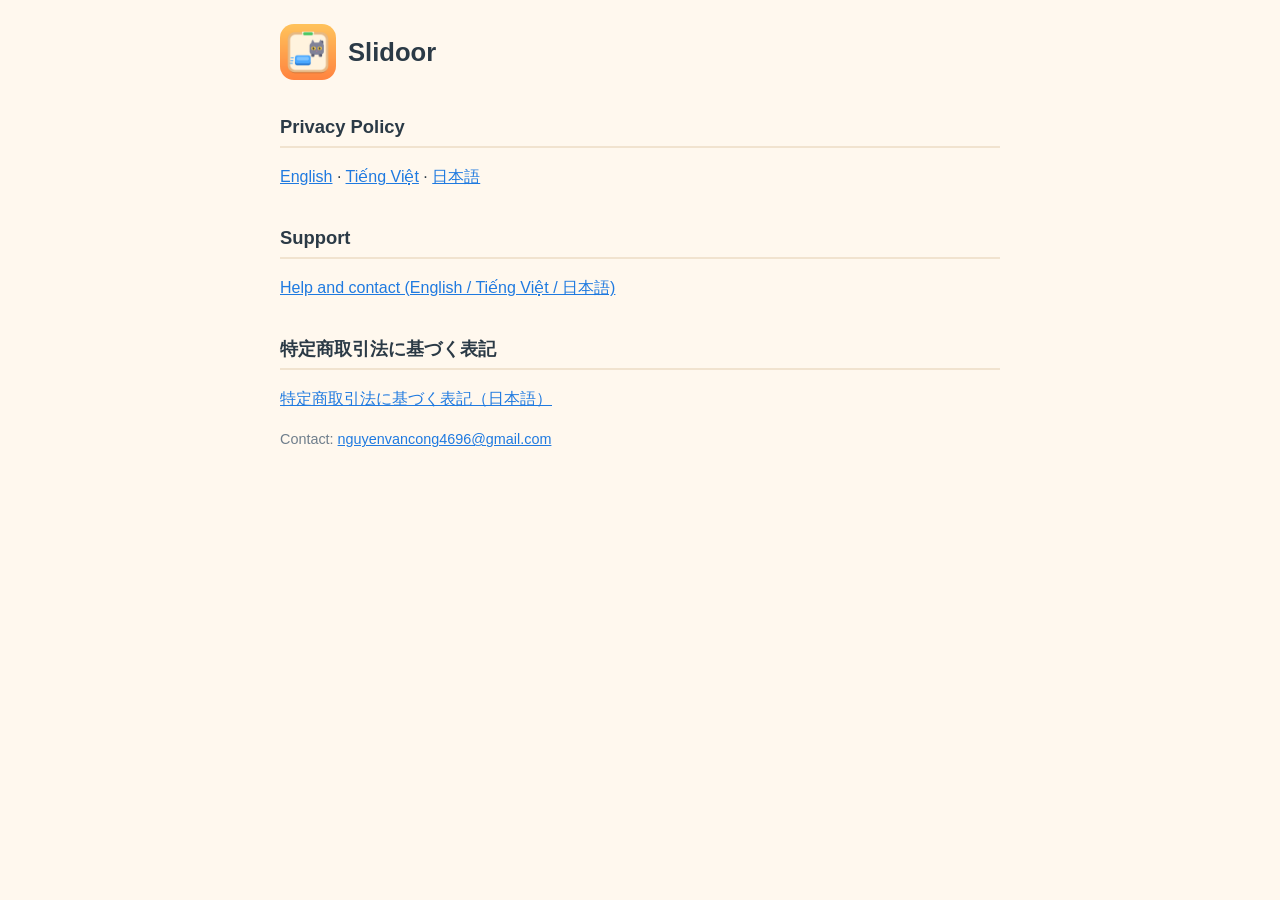
<file: index.html>
<!doctype html>
<html lang="en">
<head><meta charset="utf-8"><meta name="viewport" content="width=device-width, initial-scale=1">
<title>Slidoor - Legal</title><link rel="stylesheet" href="style.css"><script src="config.js"></script></head>
<body><main>
<header><img src="icon.png" alt=""><h1>Slidoor</h1></header>
<h2>Privacy Policy</h2>
<p><a href="privacy-en.html">English</a> · <a href="privacy-vi.html">Tiếng Việt</a> · <a href="privacy-ja.html">日本語</a></p>
<h2>Support</h2>
<p><a href="support.html">Help and contact (English / Tiếng Việt / 日本語)</a></p>
<h2>特定商取引法に基づく表記</h2>
<p><a href="tokushoho.html">特定商取引法に基づく表記（日本語）</a></p>
<p class="muted">Contact: <span data-contact></span></p>
</main></body></html>
</file>
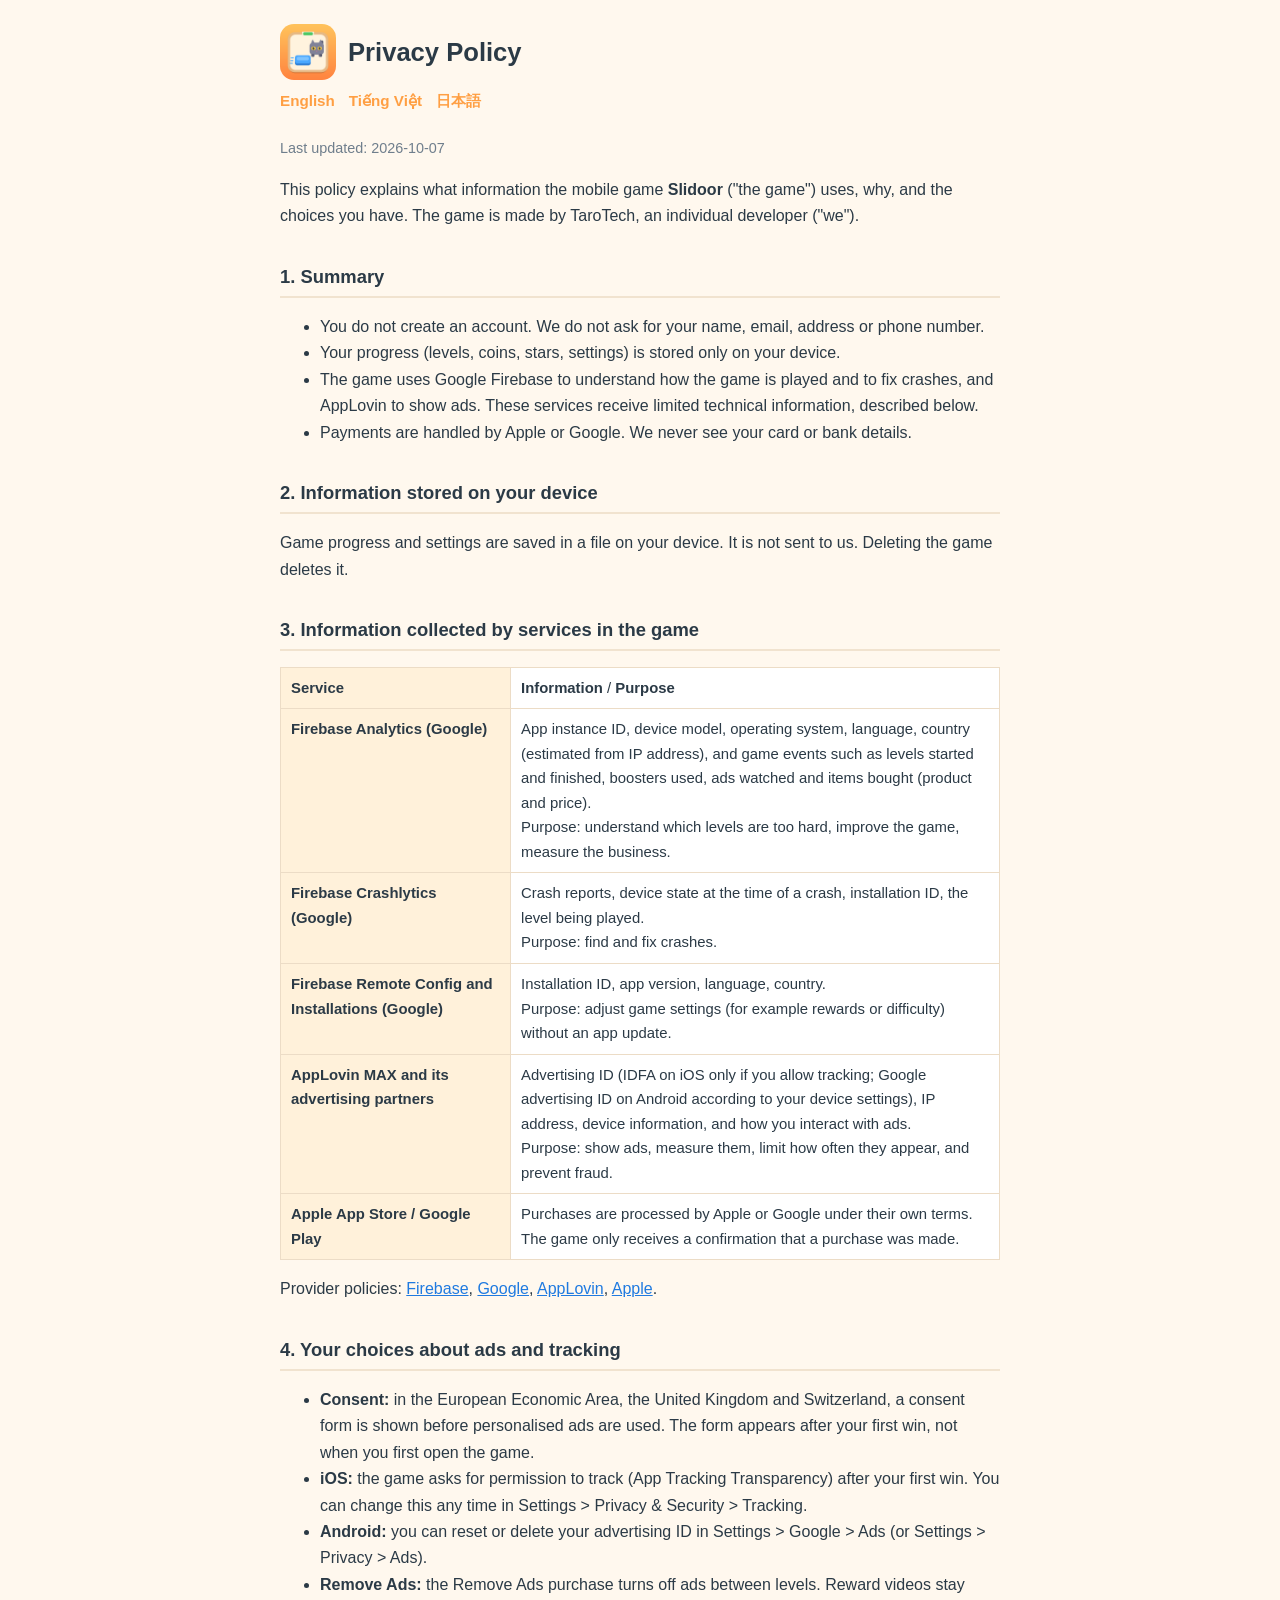
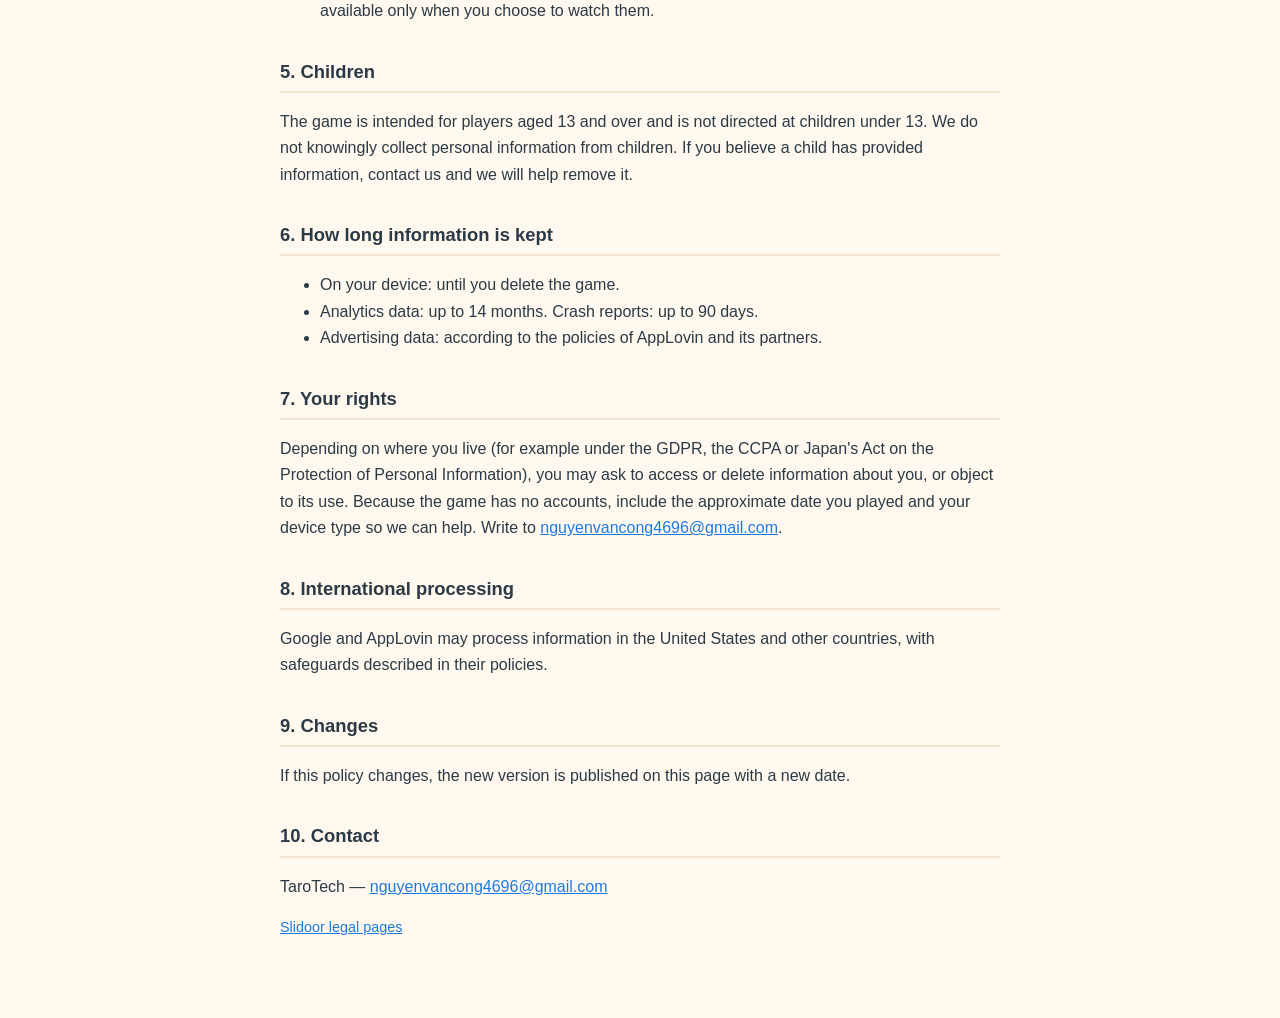
<file: privacy-en.html>
<!doctype html>
<html lang="en">
<head><meta charset="utf-8"><meta name="viewport" content="width=device-width, initial-scale=1">
<title>Slidoor - Privacy Policy</title><link rel="stylesheet" href="style.css"><script src="config.js"></script></head>
<body><main>
<header><img src="icon.png" alt=""><h1>Privacy Policy</h1></header>
<nav class="lang"><a href="privacy-en.html">English</a><a href="privacy-vi.html">Tiếng Việt</a><a href="privacy-ja.html">日本語</a></nav>
<p class="muted">Last updated: <span data-updated></span></p>

<p>This policy explains what information the mobile game <strong>Slidoor</strong> ("the game") uses, why, and the choices you have.
The game is made by <span data-seller></span>, an individual developer ("we").</p>

<h2>1. Summary</h2>
<ul>
  <li>You do not create an account. We do not ask for your name, email, address or phone number.</li>
  <li>Your progress (levels, coins, stars, settings) is stored only on your device.</li>
  <li>The game uses Google Firebase to understand how the game is played and to fix crashes, and AppLovin to show ads.
    These services receive limited technical information, described below.</li>
  <li>Payments are handled by Apple or Google. We never see your card or bank details.</li>
</ul>

<h2>2. Information stored on your device</h2>
<p>Game progress and settings are saved in a file on your device. It is not sent to us. Deleting the game deletes it.</p>

<h2>3. Information collected by services in the game</h2>
<table>
  <tr><th>Service</th><td><strong>Information</strong> / <strong>Purpose</strong></td></tr>
  <tr><th>Firebase Analytics (Google)</th>
      <td>App instance ID, device model, operating system, language, country (estimated from IP address), and game events such as levels started and finished, boosters used, ads watched and items bought (product and price).<br>
      Purpose: understand which levels are too hard, improve the game, measure the business.</td></tr>
  <tr><th>Firebase Crashlytics (Google)</th>
      <td>Crash reports, device state at the time of a crash, installation ID, the level being played.<br>
      Purpose: find and fix crashes.</td></tr>
  <tr><th>Firebase Remote Config and Installations (Google)</th>
      <td>Installation ID, app version, language, country.<br>
      Purpose: adjust game settings (for example rewards or difficulty) without an app update.</td></tr>
  <tr><th>AppLovin MAX and its advertising partners</th>
      <td>Advertising ID (IDFA on iOS only if you allow tracking; Google advertising ID on Android according to your device settings), IP address, device information, and how you interact with ads.<br>
      Purpose: show ads, measure them, limit how often they appear, and prevent fraud.</td></tr>
  <tr><th>Apple App Store / Google Play</th>
      <td>Purchases are processed by Apple or Google under their own terms. The game only receives a confirmation that a purchase was made.</td></tr>
</table>
<p>Provider policies:
  <a href="https://firebase.google.com/support/privacy">Firebase</a>,
  <a href="https://policies.google.com/privacy">Google</a>,
  <a href="https://www.applovin.com/privacy/">AppLovin</a>,
  <a href="https://www.apple.com/legal/privacy/">Apple</a>.</p>

<h2>4. Your choices about ads and tracking</h2>
<ul>
  <li><strong>Consent:</strong> in the European Economic Area, the United Kingdom and Switzerland, a consent form is shown before personalised ads are used.
    The form appears after your first win, not when you first open the game.</li>
  <li><strong>iOS:</strong> the game asks for permission to track (App Tracking Transparency) after your first win. You can change this any time in
    Settings &gt; Privacy &amp; Security &gt; Tracking.</li>
  <li><strong>Android:</strong> you can reset or delete your advertising ID in Settings &gt; Google &gt; Ads (or Settings &gt; Privacy &gt; Ads).</li>
  <li><strong>Remove Ads:</strong> the Remove Ads purchase turns off ads between levels. Reward videos stay available only when you choose to watch them.</li>
</ul>

<h2>5. Children</h2>
<p>The game is intended for players aged 13 and over and is not directed at children under 13. We do not knowingly collect personal information from children.
If you believe a child has provided information, contact us and we will help remove it.</p>

<h2>6. How long information is kept</h2>
<ul>
  <li>On your device: until you delete the game.</li>
  <li>Analytics data: up to 14 months. Crash reports: up to 90 days.</li>
  <li>Advertising data: according to the policies of AppLovin and its partners.</li>
</ul>

<h2>7. Your rights</h2>
<p>Depending on where you live (for example under the GDPR, the CCPA or Japan's Act on the Protection of Personal Information), you may ask to access or delete
information about you, or object to its use. Because the game has no accounts, include the approximate date you played and your device type so we can help.
Write to <span data-contact></span>.</p>

<h2>8. International processing</h2>
<p>Google and AppLovin may process information in the United States and other countries, with safeguards described in their policies.</p>

<h2>9. Changes</h2>
<p>If this policy changes, the new version is published on this page with a new date.</p>

<h2>10. Contact</h2>
<p><span data-seller></span> — <span data-contact></span></p>
<p class="muted"><a href="index.html">Slidoor legal pages</a></p>
</main></body></html>
</file>
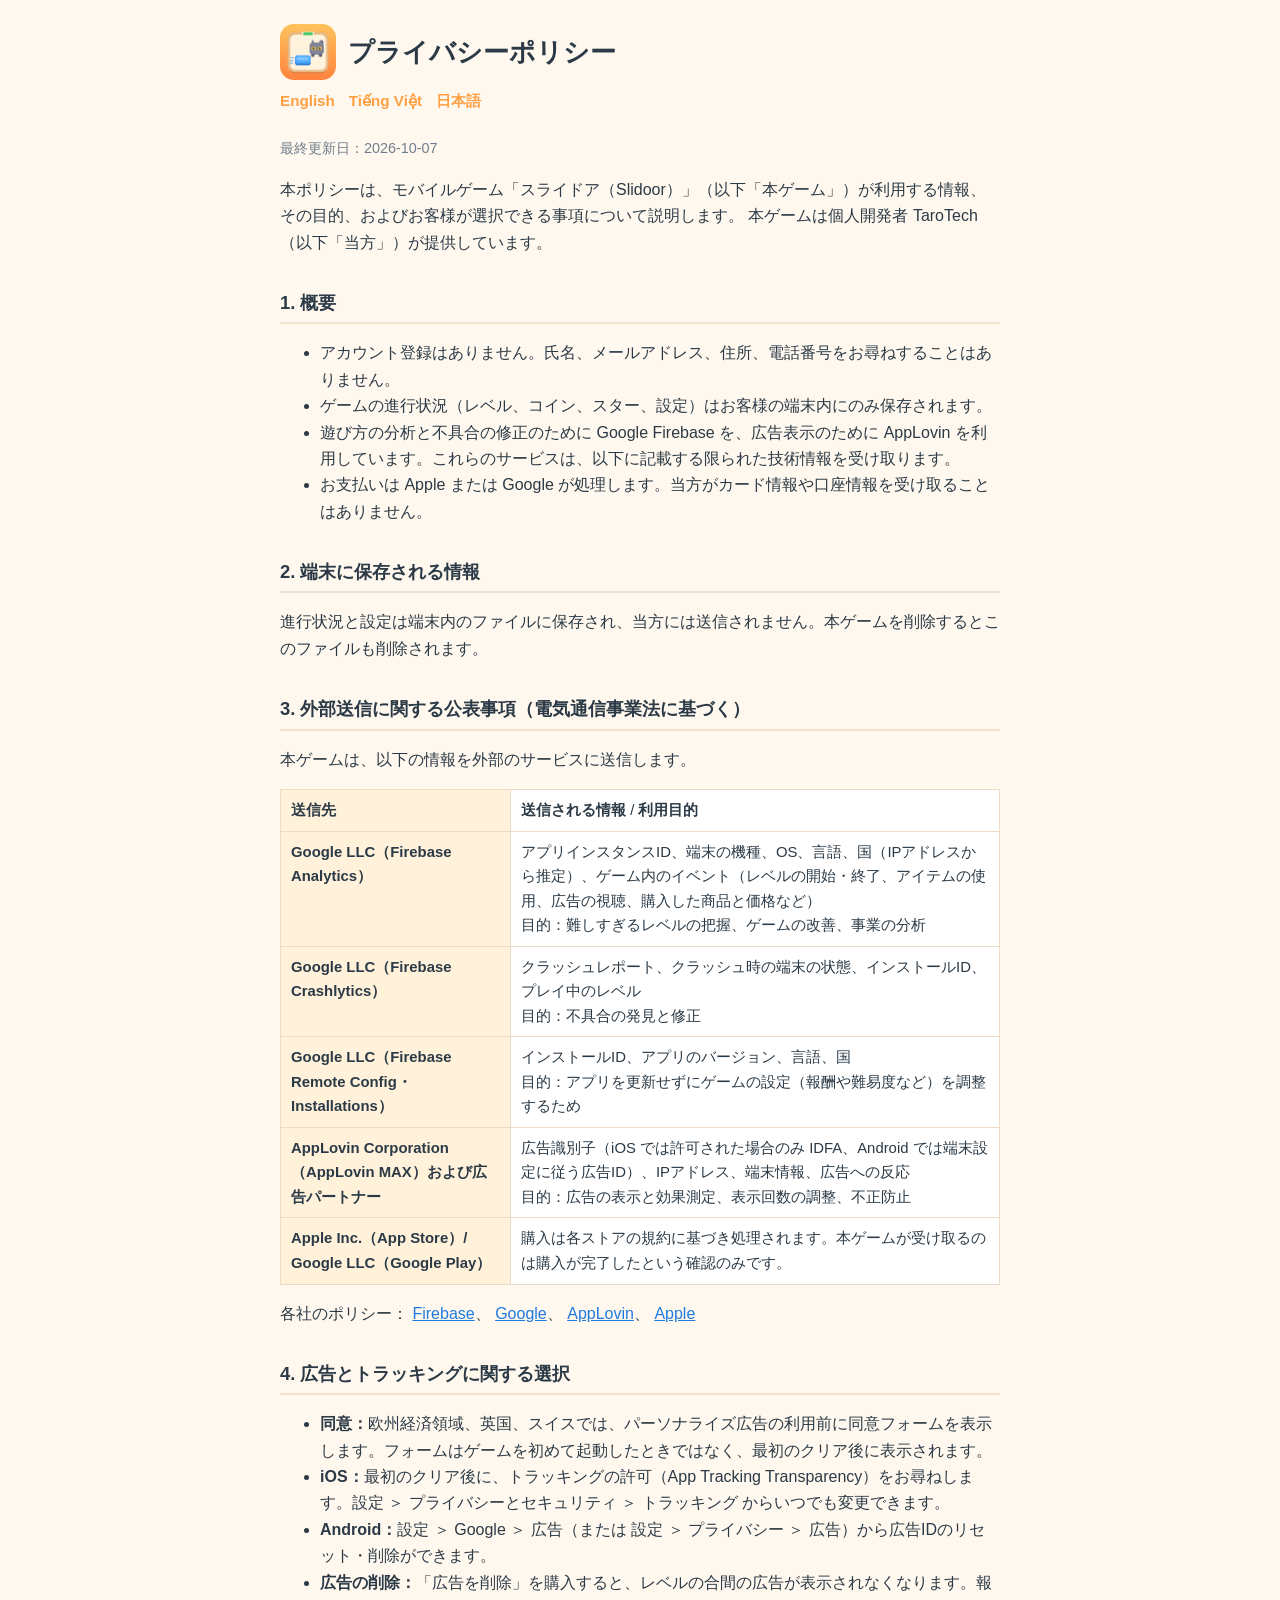
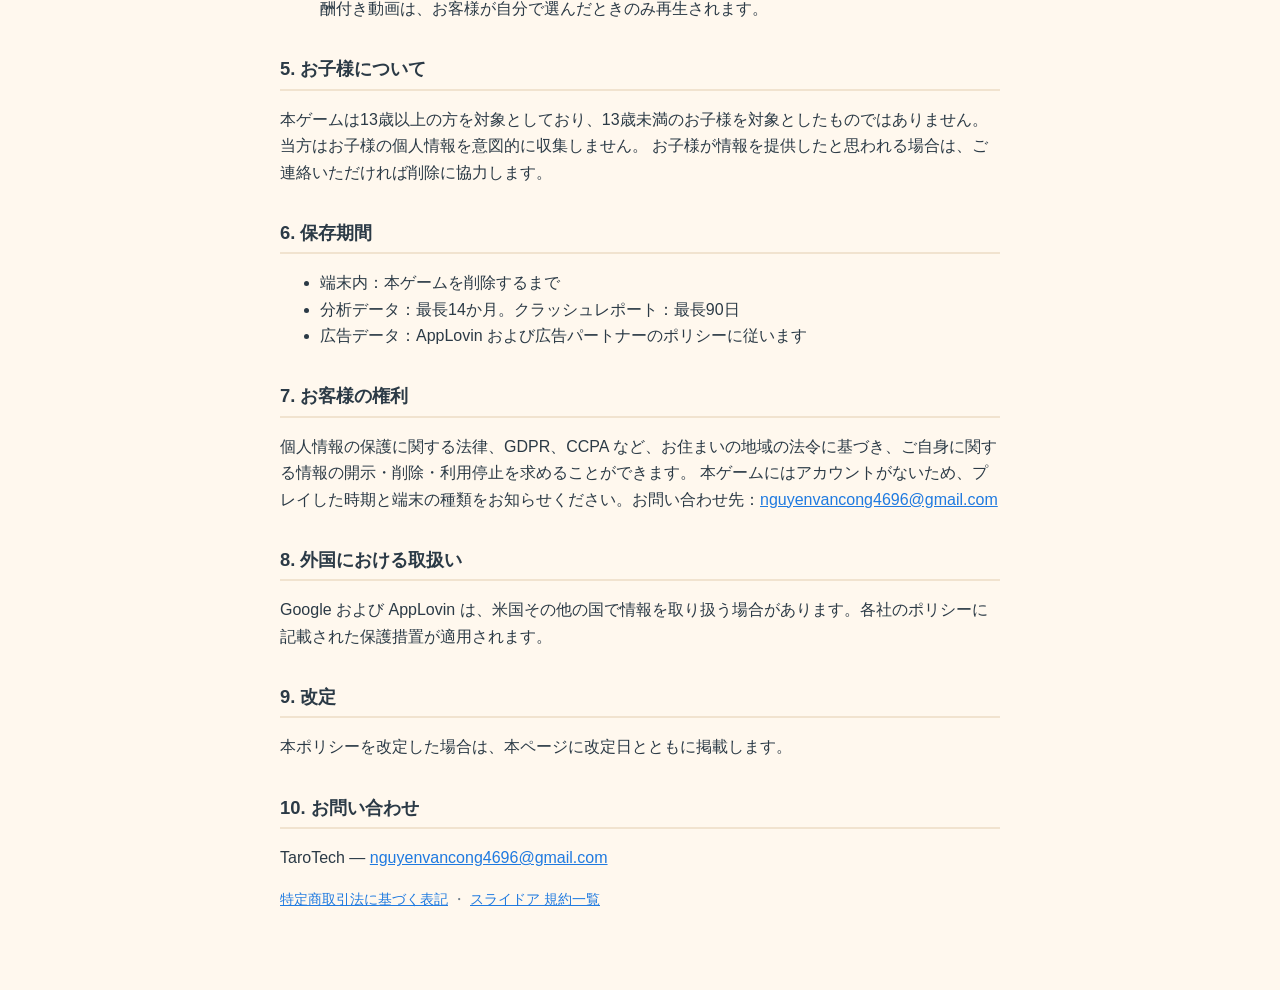
<file: privacy-ja.html>
<!doctype html>
<html lang="ja">
<head><meta charset="utf-8"><meta name="viewport" content="width=device-width, initial-scale=1">
<title>スライドア（Slidoor）プライバシーポリシー</title><link rel="stylesheet" href="style.css"><script src="config.js"></script></head>
<body><main>
<header><img src="icon.png" alt=""><h1>プライバシーポリシー</h1></header>
<nav class="lang"><a href="privacy-en.html">English</a><a href="privacy-vi.html">Tiếng Việt</a><a href="privacy-ja.html">日本語</a></nav>
<p class="muted">最終更新日：<span data-updated></span></p>

<p>本ポリシーは、モバイルゲーム「スライドア（Slidoor）」（以下「本ゲーム」）が利用する情報、その目的、およびお客様が選択できる事項について説明します。
本ゲームは個人開発者 <span data-seller></span>（以下「当方」）が提供しています。</p>

<h2>1. 概要</h2>
<ul>
  <li>アカウント登録はありません。氏名、メールアドレス、住所、電話番号をお尋ねすることはありません。</li>
  <li>ゲームの進行状況（レベル、コイン、スター、設定）はお客様の端末内にのみ保存されます。</li>
  <li>遊び方の分析と不具合の修正のために Google Firebase を、広告表示のために AppLovin を利用しています。これらのサービスは、以下に記載する限られた技術情報を受け取ります。</li>
  <li>お支払いは Apple または Google が処理します。当方がカード情報や口座情報を受け取ることはありません。</li>
</ul>

<h2>2. 端末に保存される情報</h2>
<p>進行状況と設定は端末内のファイルに保存され、当方には送信されません。本ゲームを削除するとこのファイルも削除されます。</p>

<h2>3. 外部送信に関する公表事項（電気通信事業法に基づく）</h2>
<p>本ゲームは、以下の情報を外部のサービスに送信します。</p>
<table>
  <tr><th>送信先</th><td><strong>送信される情報</strong> / <strong>利用目的</strong></td></tr>
  <tr><th>Google LLC（Firebase Analytics）</th>
      <td>アプリインスタンスID、端末の機種、OS、言語、国（IPアドレスから推定）、ゲーム内のイベント（レベルの開始・終了、アイテムの使用、広告の視聴、購入した商品と価格など）<br>
      目的：難しすぎるレベルの把握、ゲームの改善、事業の分析</td></tr>
  <tr><th>Google LLC（Firebase Crashlytics）</th>
      <td>クラッシュレポート、クラッシュ時の端末の状態、インストールID、プレイ中のレベル<br>
      目的：不具合の発見と修正</td></tr>
  <tr><th>Google LLC（Firebase Remote Config・Installations）</th>
      <td>インストールID、アプリのバージョン、言語、国<br>
      目的：アプリを更新せずにゲームの設定（報酬や難易度など）を調整するため</td></tr>
  <tr><th>AppLovin Corporation（AppLovin MAX）および広告パートナー</th>
      <td>広告識別子（iOS では許可された場合のみ IDFA、Android では端末設定に従う広告ID）、IPアドレス、端末情報、広告への反応<br>
      目的：広告の表示と効果測定、表示回数の調整、不正防止</td></tr>
  <tr><th>Apple Inc.（App Store）/ Google LLC（Google Play）</th>
      <td>購入は各ストアの規約に基づき処理されます。本ゲームが受け取るのは購入が完了したという確認のみです。</td></tr>
</table>
<p>各社のポリシー：
  <a href="https://firebase.google.com/support/privacy">Firebase</a>、
  <a href="https://policies.google.com/privacy?hl=ja">Google</a>、
  <a href="https://www.applovin.com/privacy/">AppLovin</a>、
  <a href="https://www.apple.com/jp/legal/privacy/">Apple</a></p>

<h2>4. 広告とトラッキングに関する選択</h2>
<ul>
  <li><strong>同意：</strong>欧州経済領域、英国、スイスでは、パーソナライズ広告の利用前に同意フォームを表示します。フォームはゲームを初めて起動したときではなく、最初のクリア後に表示されます。</li>
  <li><strong>iOS：</strong>最初のクリア後に、トラッキングの許可（App Tracking Transparency）をお尋ねします。設定 ＞ プライバシーとセキュリティ ＞ トラッキング からいつでも変更できます。</li>
  <li><strong>Android：</strong>設定 ＞ Google ＞ 広告（または 設定 ＞ プライバシー ＞ 広告）から広告IDのリセット・削除ができます。</li>
  <li><strong>広告の削除：</strong>「広告を削除」を購入すると、レベルの合間の広告が表示されなくなります。報酬付き動画は、お客様が自分で選んだときのみ再生されます。</li>
</ul>

<h2>5. お子様について</h2>
<p>本ゲームは13歳以上の方を対象としており、13歳未満のお子様を対象としたものではありません。当方はお子様の個人情報を意図的に収集しません。
お子様が情報を提供したと思われる場合は、ご連絡いただければ削除に協力します。</p>

<h2>6. 保存期間</h2>
<ul>
  <li>端末内：本ゲームを削除するまで</li>
  <li>分析データ：最長14か月。クラッシュレポート：最長90日</li>
  <li>広告データ：AppLovin および広告パートナーのポリシーに従います</li>
</ul>

<h2>7. お客様の権利</h2>
<p>個人情報の保護に関する法律、GDPR、CCPA など、お住まいの地域の法令に基づき、ご自身に関する情報の開示・削除・利用停止を求めることができます。
本ゲームにはアカウントがないため、プレイした時期と端末の種類をお知らせください。お問い合わせ先：<span data-contact></span></p>

<h2>8. 外国における取扱い</h2>
<p>Google および AppLovin は、米国その他の国で情報を取り扱う場合があります。各社のポリシーに記載された保護措置が適用されます。</p>

<h2>9. 改定</h2>
<p>本ポリシーを改定した場合は、本ページに改定日とともに掲載します。</p>

<h2>10. お問い合わせ</h2>
<p><span data-seller></span> — <span data-contact></span></p>
<p class="muted"><a href="tokushoho.html">特定商取引法に基づく表記</a> ・ <a href="index.html">スライドア 規約一覧</a></p>
</main></body></html>
</file>
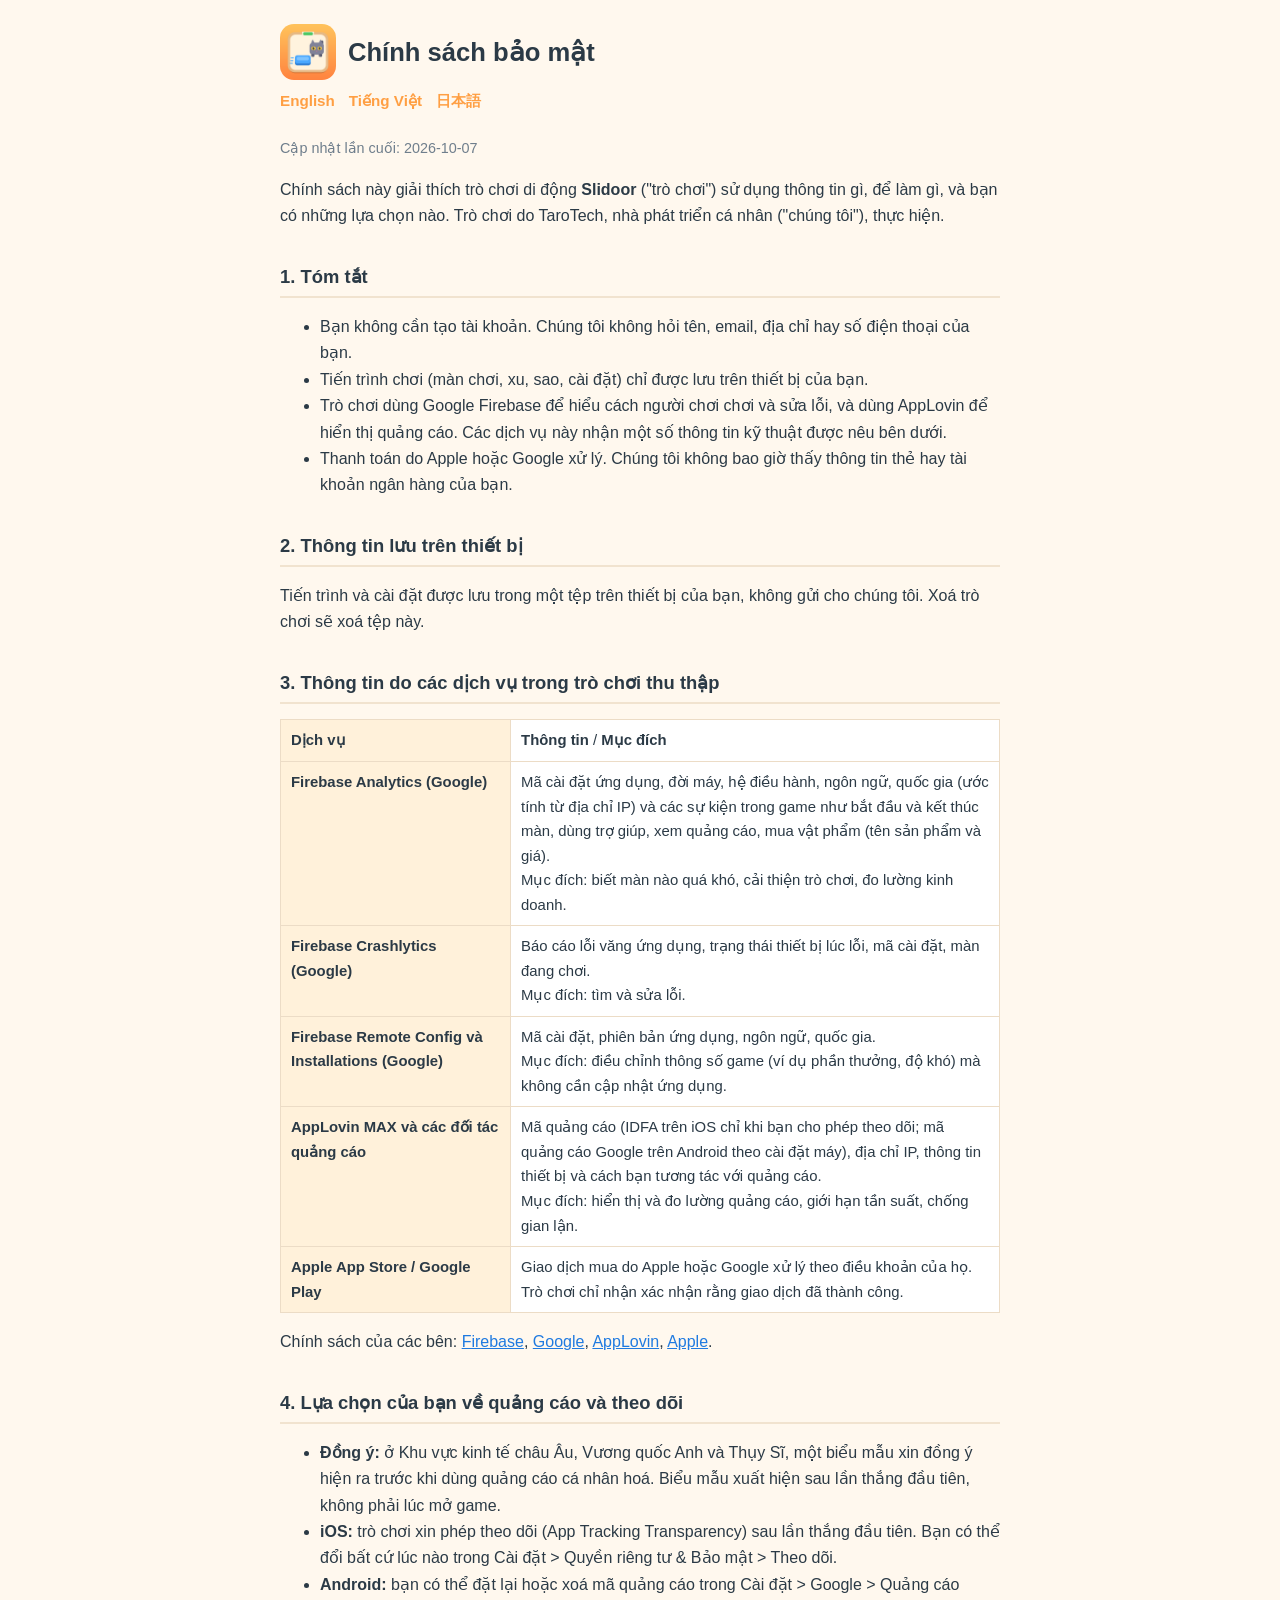
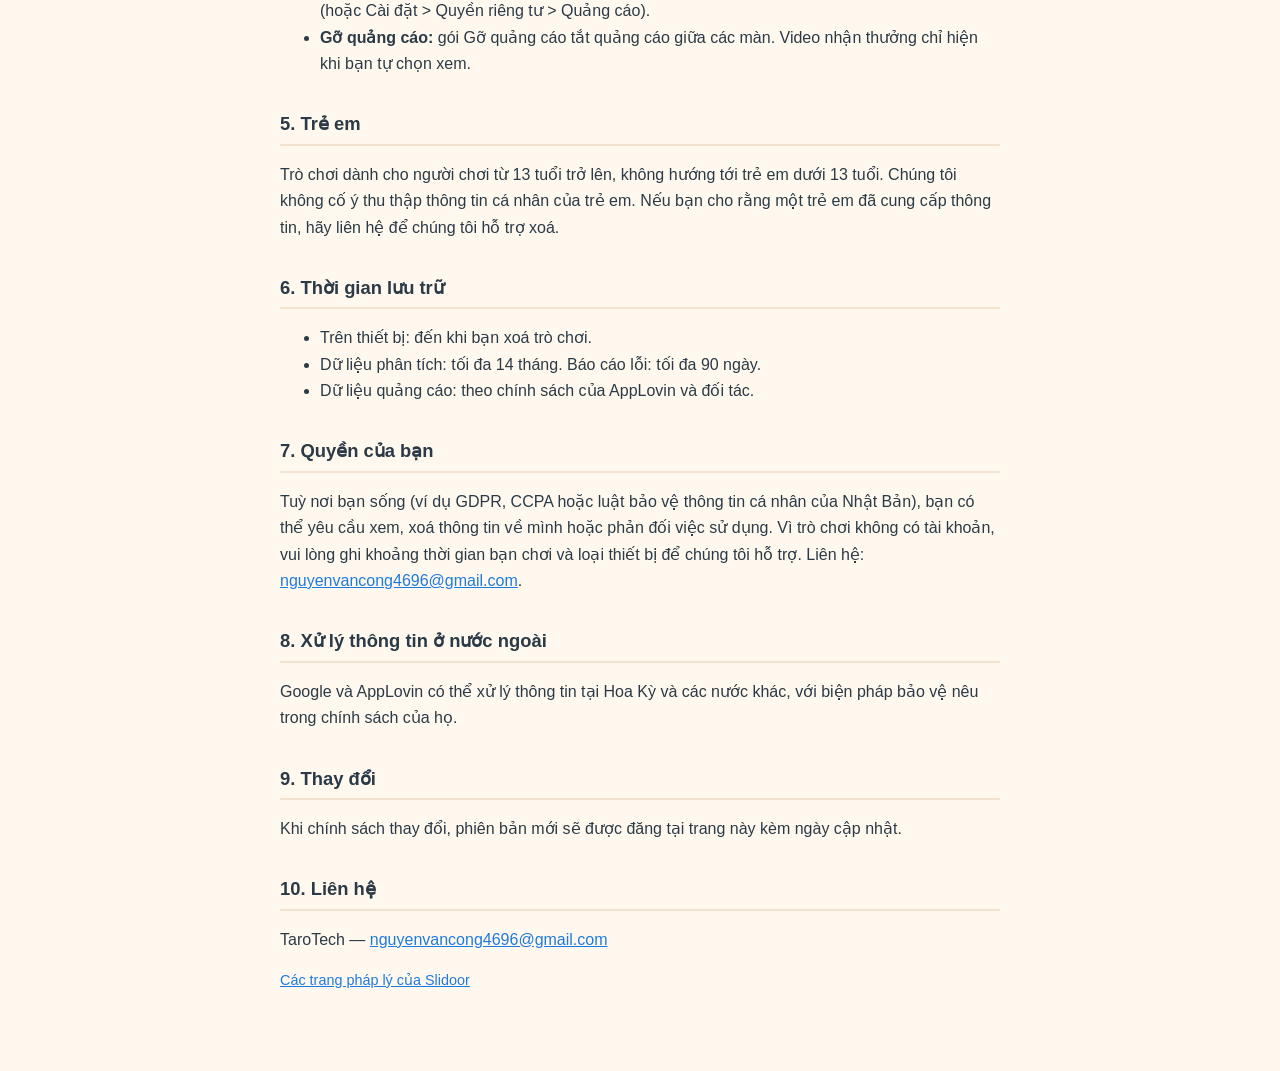
<file: privacy-vi.html>
<!doctype html>
<html lang="vi">
<head><meta charset="utf-8"><meta name="viewport" content="width=device-width, initial-scale=1">
<title>Slidoor - Chính sách bảo mật</title><link rel="stylesheet" href="style.css"><script src="config.js"></script></head>
<body><main>
<header><img src="icon.png" alt=""><h1>Chính sách bảo mật</h1></header>
<nav class="lang"><a href="privacy-en.html">English</a><a href="privacy-vi.html">Tiếng Việt</a><a href="privacy-ja.html">日本語</a></nav>
<p class="muted">Cập nhật lần cuối: <span data-updated></span></p>

<p>Chính sách này giải thích trò chơi di động <strong>Slidoor</strong> ("trò chơi") sử dụng thông tin gì, để làm gì, và bạn có những lựa chọn nào.
Trò chơi do <span data-seller></span>, nhà phát triển cá nhân ("chúng tôi"), thực hiện.</p>

<h2>1. Tóm tắt</h2>
<ul>
  <li>Bạn không cần tạo tài khoản. Chúng tôi không hỏi tên, email, địa chỉ hay số điện thoại của bạn.</li>
  <li>Tiến trình chơi (màn chơi, xu, sao, cài đặt) chỉ được lưu trên thiết bị của bạn.</li>
  <li>Trò chơi dùng Google Firebase để hiểu cách người chơi chơi và sửa lỗi, và dùng AppLovin để hiển thị quảng cáo.
    Các dịch vụ này nhận một số thông tin kỹ thuật được nêu bên dưới.</li>
  <li>Thanh toán do Apple hoặc Google xử lý. Chúng tôi không bao giờ thấy thông tin thẻ hay tài khoản ngân hàng của bạn.</li>
</ul>

<h2>2. Thông tin lưu trên thiết bị</h2>
<p>Tiến trình và cài đặt được lưu trong một tệp trên thiết bị của bạn, không gửi cho chúng tôi. Xoá trò chơi sẽ xoá tệp này.</p>

<h2>3. Thông tin do các dịch vụ trong trò chơi thu thập</h2>
<table>
  <tr><th>Dịch vụ</th><td><strong>Thông tin</strong> / <strong>Mục đích</strong></td></tr>
  <tr><th>Firebase Analytics (Google)</th>
      <td>Mã cài đặt ứng dụng, đời máy, hệ điều hành, ngôn ngữ, quốc gia (ước tính từ địa chỉ IP) và các sự kiện trong game như bắt đầu và kết thúc màn, dùng trợ giúp, xem quảng cáo, mua vật phẩm (tên sản phẩm và giá).<br>
      Mục đích: biết màn nào quá khó, cải thiện trò chơi, đo lường kinh doanh.</td></tr>
  <tr><th>Firebase Crashlytics (Google)</th>
      <td>Báo cáo lỗi văng ứng dụng, trạng thái thiết bị lúc lỗi, mã cài đặt, màn đang chơi.<br>
      Mục đích: tìm và sửa lỗi.</td></tr>
  <tr><th>Firebase Remote Config và Installations (Google)</th>
      <td>Mã cài đặt, phiên bản ứng dụng, ngôn ngữ, quốc gia.<br>
      Mục đích: điều chỉnh thông số game (ví dụ phần thưởng, độ khó) mà không cần cập nhật ứng dụng.</td></tr>
  <tr><th>AppLovin MAX và các đối tác quảng cáo</th>
      <td>Mã quảng cáo (IDFA trên iOS chỉ khi bạn cho phép theo dõi; mã quảng cáo Google trên Android theo cài đặt máy), địa chỉ IP, thông tin thiết bị và cách bạn tương tác với quảng cáo.<br>
      Mục đích: hiển thị và đo lường quảng cáo, giới hạn tần suất, chống gian lận.</td></tr>
  <tr><th>Apple App Store / Google Play</th>
      <td>Giao dịch mua do Apple hoặc Google xử lý theo điều khoản của họ. Trò chơi chỉ nhận xác nhận rằng giao dịch đã thành công.</td></tr>
</table>
<p>Chính sách của các bên:
  <a href="https://firebase.google.com/support/privacy">Firebase</a>,
  <a href="https://policies.google.com/privacy">Google</a>,
  <a href="https://www.applovin.com/privacy/">AppLovin</a>,
  <a href="https://www.apple.com/legal/privacy/">Apple</a>.</p>

<h2>4. Lựa chọn của bạn về quảng cáo và theo dõi</h2>
<ul>
  <li><strong>Đồng ý:</strong> ở Khu vực kinh tế châu Âu, Vương quốc Anh và Thụy Sĩ, một biểu mẫu xin đồng ý hiện ra trước khi dùng quảng cáo cá nhân hoá.
    Biểu mẫu xuất hiện sau lần thắng đầu tiên, không phải lúc mở game.</li>
  <li><strong>iOS:</strong> trò chơi xin phép theo dõi (App Tracking Transparency) sau lần thắng đầu tiên. Bạn có thể đổi bất cứ lúc nào trong
    Cài đặt &gt; Quyền riêng tư &amp; Bảo mật &gt; Theo dõi.</li>
  <li><strong>Android:</strong> bạn có thể đặt lại hoặc xoá mã quảng cáo trong Cài đặt &gt; Google &gt; Quảng cáo (hoặc Cài đặt &gt; Quyền riêng tư &gt; Quảng cáo).</li>
  <li><strong>Gỡ quảng cáo:</strong> gói Gỡ quảng cáo tắt quảng cáo giữa các màn. Video nhận thưởng chỉ hiện khi bạn tự chọn xem.</li>
</ul>

<h2>5. Trẻ em</h2>
<p>Trò chơi dành cho người chơi từ 13 tuổi trở lên, không hướng tới trẻ em dưới 13 tuổi. Chúng tôi không cố ý thu thập thông tin cá nhân của trẻ em.
Nếu bạn cho rằng một trẻ em đã cung cấp thông tin, hãy liên hệ để chúng tôi hỗ trợ xoá.</p>

<h2>6. Thời gian lưu trữ</h2>
<ul>
  <li>Trên thiết bị: đến khi bạn xoá trò chơi.</li>
  <li>Dữ liệu phân tích: tối đa 14 tháng. Báo cáo lỗi: tối đa 90 ngày.</li>
  <li>Dữ liệu quảng cáo: theo chính sách của AppLovin và đối tác.</li>
</ul>

<h2>7. Quyền của bạn</h2>
<p>Tuỳ nơi bạn sống (ví dụ GDPR, CCPA hoặc luật bảo vệ thông tin cá nhân của Nhật Bản), bạn có thể yêu cầu xem, xoá thông tin về mình hoặc phản đối việc sử dụng.
Vì trò chơi không có tài khoản, vui lòng ghi khoảng thời gian bạn chơi và loại thiết bị để chúng tôi hỗ trợ. Liên hệ: <span data-contact></span>.</p>

<h2>8. Xử lý thông tin ở nước ngoài</h2>
<p>Google và AppLovin có thể xử lý thông tin tại Hoa Kỳ và các nước khác, với biện pháp bảo vệ nêu trong chính sách của họ.</p>

<h2>9. Thay đổi</h2>
<p>Khi chính sách thay đổi, phiên bản mới sẽ được đăng tại trang này kèm ngày cập nhật.</p>

<h2>10. Liên hệ</h2>
<p><span data-seller></span> — <span data-contact></span></p>
<p class="muted"><a href="index.html">Các trang pháp lý của Slidoor</a></p>
</main></body></html>
</file>
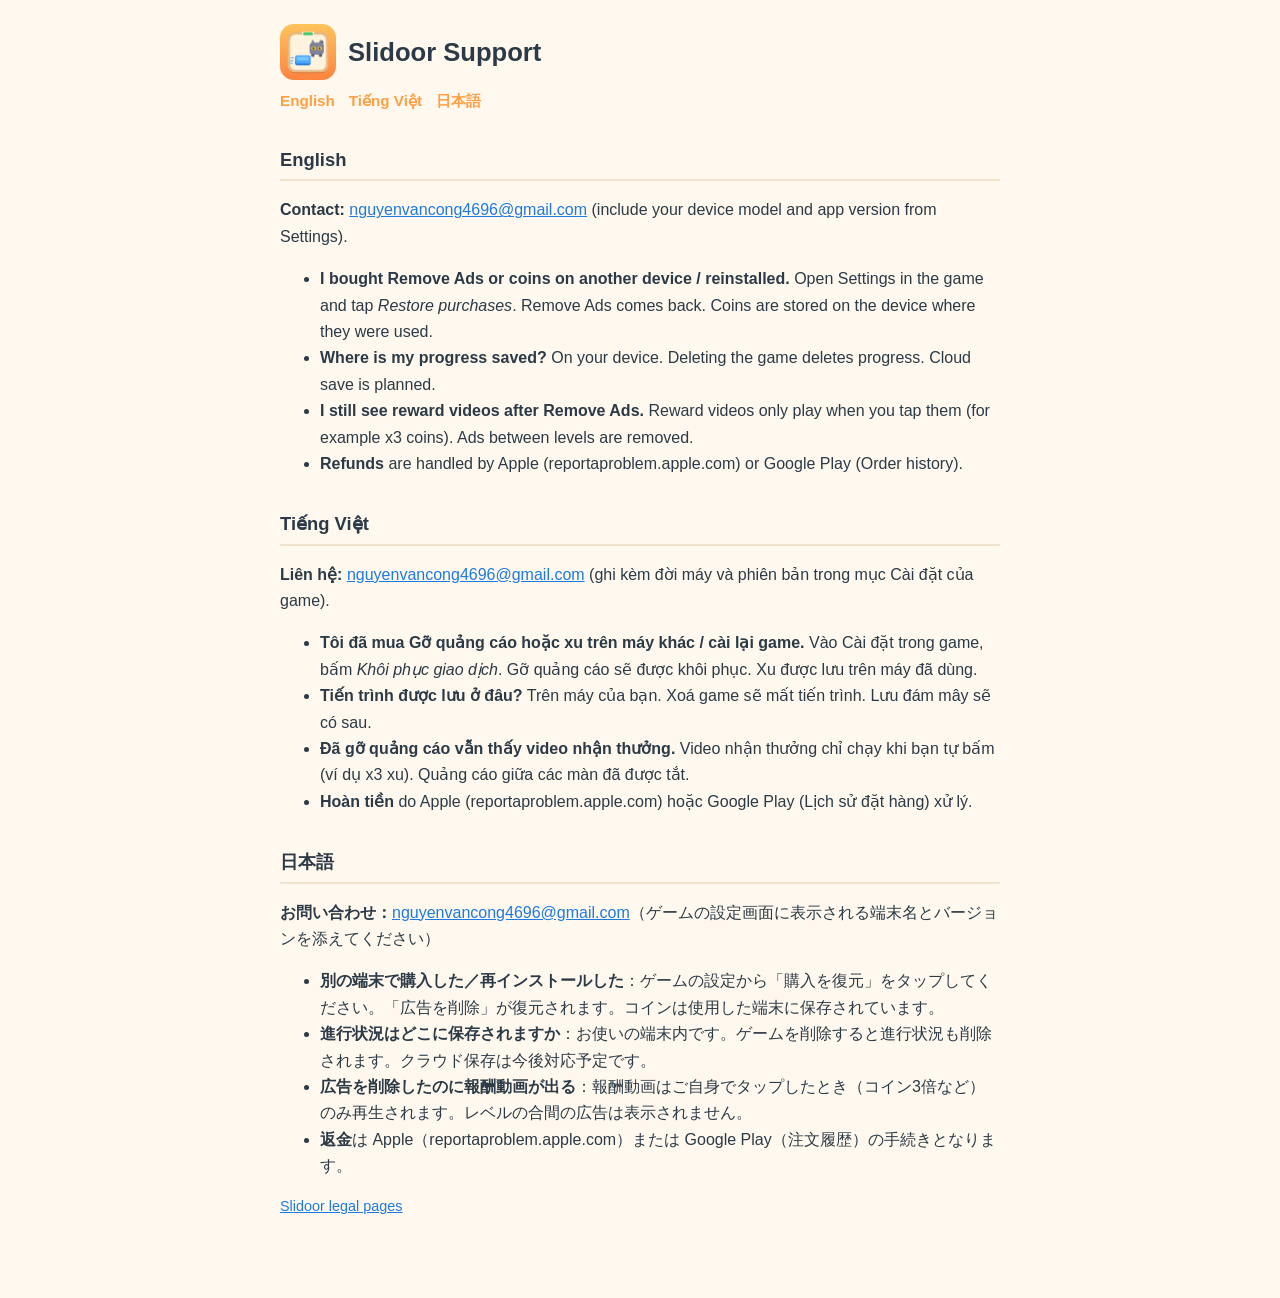
<file: support.html>
<!doctype html>
<html lang="en">
<head><meta charset="utf-8"><meta name="viewport" content="width=device-width, initial-scale=1">
<title>Slidoor - Support</title><link rel="stylesheet" href="style.css"><script src="config.js"></script></head>
<body><main>
<header><img src="icon.png" alt=""><h1>Slidoor Support</h1></header>
<nav class="lang"><a href="#en">English</a><a href="#vi">Tiếng Việt</a><a href="#ja">日本語</a></nav>

<h2 id="en">English</h2>
<p><strong>Contact:</strong> <span data-contact></span> (include your device model and app version from Settings).</p>
<ul>
  <li><strong>I bought Remove Ads or coins on another device / reinstalled.</strong> Open Settings in the game and tap <em>Restore purchases</em>. Remove Ads comes back. Coins are stored on the device where they were used.</li>
  <li><strong>Where is my progress saved?</strong> On your device. Deleting the game deletes progress. Cloud save is planned.</li>
  <li><strong>I still see reward videos after Remove Ads.</strong> Reward videos only play when you tap them (for example x3 coins). Ads between levels are removed.</li>
  <li><strong>Refunds</strong> are handled by Apple (reportaproblem.apple.com) or Google Play (Order history).</li>
</ul>

<h2 id="vi">Tiếng Việt</h2>
<p><strong>Liên hệ:</strong> <span data-contact></span> (ghi kèm đời máy và phiên bản trong mục Cài đặt của game).</p>
<ul>
  <li><strong>Tôi đã mua Gỡ quảng cáo hoặc xu trên máy khác / cài lại game.</strong> Vào Cài đặt trong game, bấm <em>Khôi phục giao dịch</em>. Gỡ quảng cáo sẽ được khôi phục. Xu được lưu trên máy đã dùng.</li>
  <li><strong>Tiến trình được lưu ở đâu?</strong> Trên máy của bạn. Xoá game sẽ mất tiến trình. Lưu đám mây sẽ có sau.</li>
  <li><strong>Đã gỡ quảng cáo vẫn thấy video nhận thưởng.</strong> Video nhận thưởng chỉ chạy khi bạn tự bấm (ví dụ x3 xu). Quảng cáo giữa các màn đã được tắt.</li>
  <li><strong>Hoàn tiền</strong> do Apple (reportaproblem.apple.com) hoặc Google Play (Lịch sử đặt hàng) xử lý.</li>
</ul>

<h2 id="ja">日本語</h2>
<p><strong>お問い合わせ：</strong><span data-contact></span>（ゲームの設定画面に表示される端末名とバージョンを添えてください）</p>
<ul>
  <li><strong>別の端末で購入した／再インストールした</strong>：ゲームの設定から「購入を復元」をタップしてください。「広告を削除」が復元されます。コインは使用した端末に保存されています。</li>
  <li><strong>進行状況はどこに保存されますか</strong>：お使いの端末内です。ゲームを削除すると進行状況も削除されます。クラウド保存は今後対応予定です。</li>
  <li><strong>広告を削除したのに報酬動画が出る</strong>：報酬動画はご自身でタップしたとき（コイン3倍など）のみ再生されます。レベルの合間の広告は表示されません。</li>
  <li><strong>返金</strong>は Apple（reportaproblem.apple.com）または Google Play（注文履歴）の手続きとなります。</li>
</ul>
<p class="muted"><a href="index.html">Slidoor legal pages</a></p>
</main></body></html>
</file>
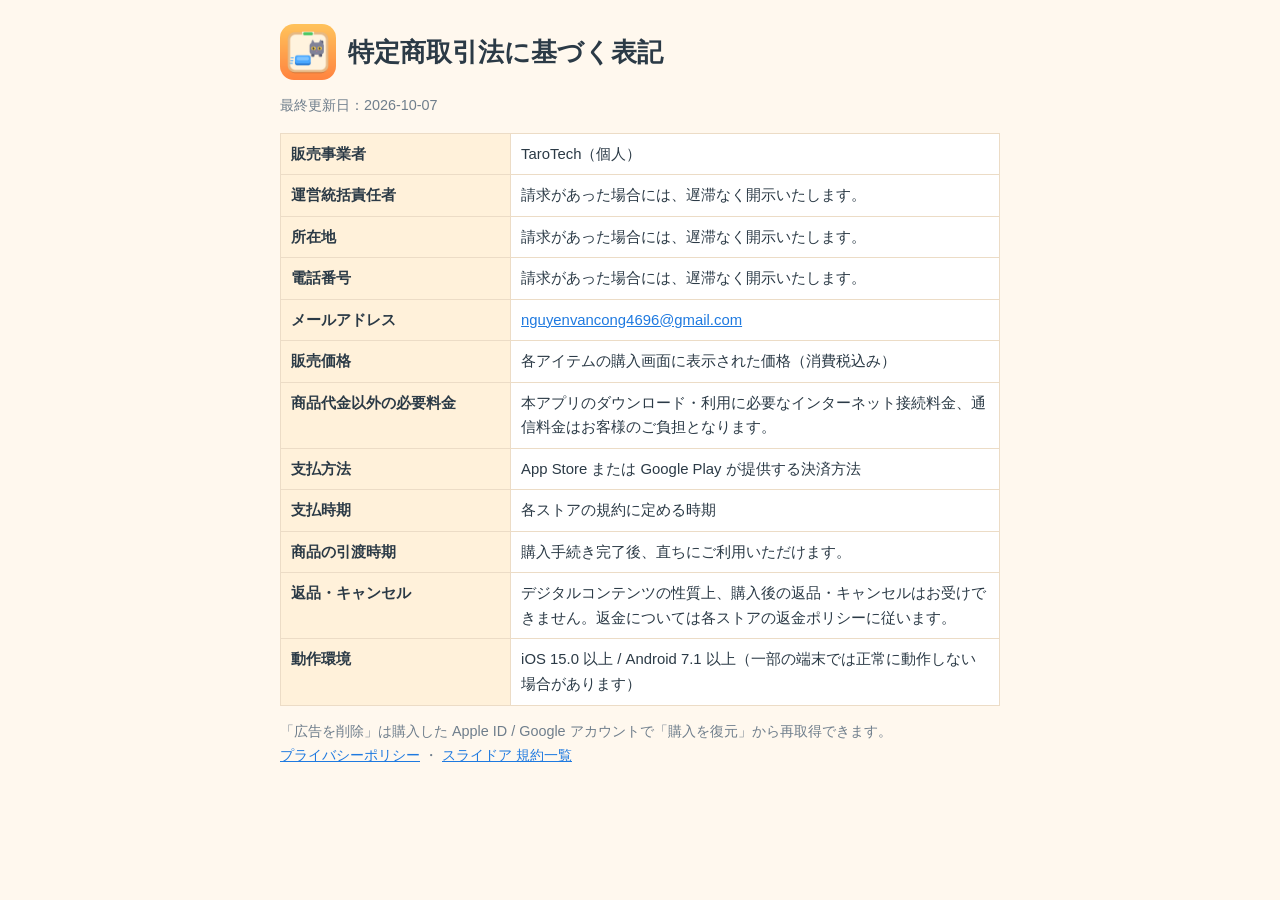
<file: tokushoho.html>
<!doctype html>
<html lang="ja">
<head><meta charset="utf-8"><meta name="viewport" content="width=device-width, initial-scale=1">
<title>特定商取引法に基づく表記｜スライドア（Slidoor）</title><link rel="stylesheet" href="style.css"><script src="config.js"></script></head>
<body><main>
<header><img src="icon.png" alt=""><h1>特定商取引法に基づく表記</h1></header>
<p class="muted">最終更新日：<span data-updated></span></p>
<table>
  <tr><th>販売事業者</th><td><span data-seller></span>（個人）</td></tr>
  <tr><th>運営統括責任者</th><td>請求があった場合には、遅滞なく開示いたします。</td></tr>
  <tr><th>所在地</th><td>請求があった場合には、遅滞なく開示いたします。</td></tr>
  <tr><th>電話番号</th><td>請求があった場合には、遅滞なく開示いたします。</td></tr>
  <tr><th>メールアドレス</th><td><span data-contact></span></td></tr>
  <tr><th>販売価格</th><td>各アイテムの購入画面に表示された価格（消費税込み）</td></tr>
  <tr><th>商品代金以外の必要料金</th><td>本アプリのダウンロード・利用に必要なインターネット接続料金、通信料金はお客様のご負担となります。</td></tr>
  <tr><th>支払方法</th><td>App Store または Google Play が提供する決済方法</td></tr>
  <tr><th>支払時期</th><td>各ストアの規約に定める時期</td></tr>
  <tr><th>商品の引渡時期</th><td>購入手続き完了後、直ちにご利用いただけます。</td></tr>
  <tr><th>返品・キャンセル</th><td>デジタルコンテンツの性質上、購入後の返品・キャンセルはお受けできません。返金については各ストアの返金ポリシーに従います。</td></tr>
  <tr><th>動作環境</th><td>iOS 15.0 以上 / Android 7.1 以上（一部の端末では正常に動作しない場合があります）</td></tr>
</table>
<p class="muted">「広告を削除」は購入した Apple ID / Google アカウントで「購入を復元」から再取得できます。<br>
<a href="privacy-ja.html">プライバシーポリシー</a> ・ <a href="index.html">スライドア 規約一覧</a></p>
</main></body></html>
</file>
<file: style.css>
:root { --ink: #2b3a46; --muted: #6f7e8c; --accent: #ff9f43; --bg: #fff8ee; --card: #ffffff; }
* { box-sizing: border-box; }
body { margin: 0; font-family: -apple-system, BlinkMacSystemFont, "Segoe UI", "Hiragino Sans", "Noto Sans JP", Roboto, sans-serif;
       color: var(--ink); background: var(--bg); line-height: 1.65; }
main { max-width: 760px; margin: 0 auto; padding: 24px 20px 64px; }
header { display: flex; align-items: center; gap: 12px; margin-bottom: 8px; }
header img { width: 56px; height: 56px; border-radius: 14px; }
h1 { font-size: 1.6rem; margin: 0; }
h2 { font-size: 1.15rem; margin-top: 2rem; border-bottom: 2px solid #f1e3cf; padding-bottom: 4px; }
nav.lang { margin: 8px 0 24px; font-size: .95rem; }
nav.lang a { margin-right: 14px; color: var(--accent); font-weight: 600; text-decoration: none; }
table { width: 100%; border-collapse: collapse; background: var(--card); font-size: .93rem; }
th, td { border: 1px solid #ecdcc6; padding: 8px 10px; text-align: left; vertical-align: top; }
th { background: #fff1da; width: 32%; }
.muted { color: var(--muted); font-size: .9rem; }
a { color: #1f7ae0; }
</file>
